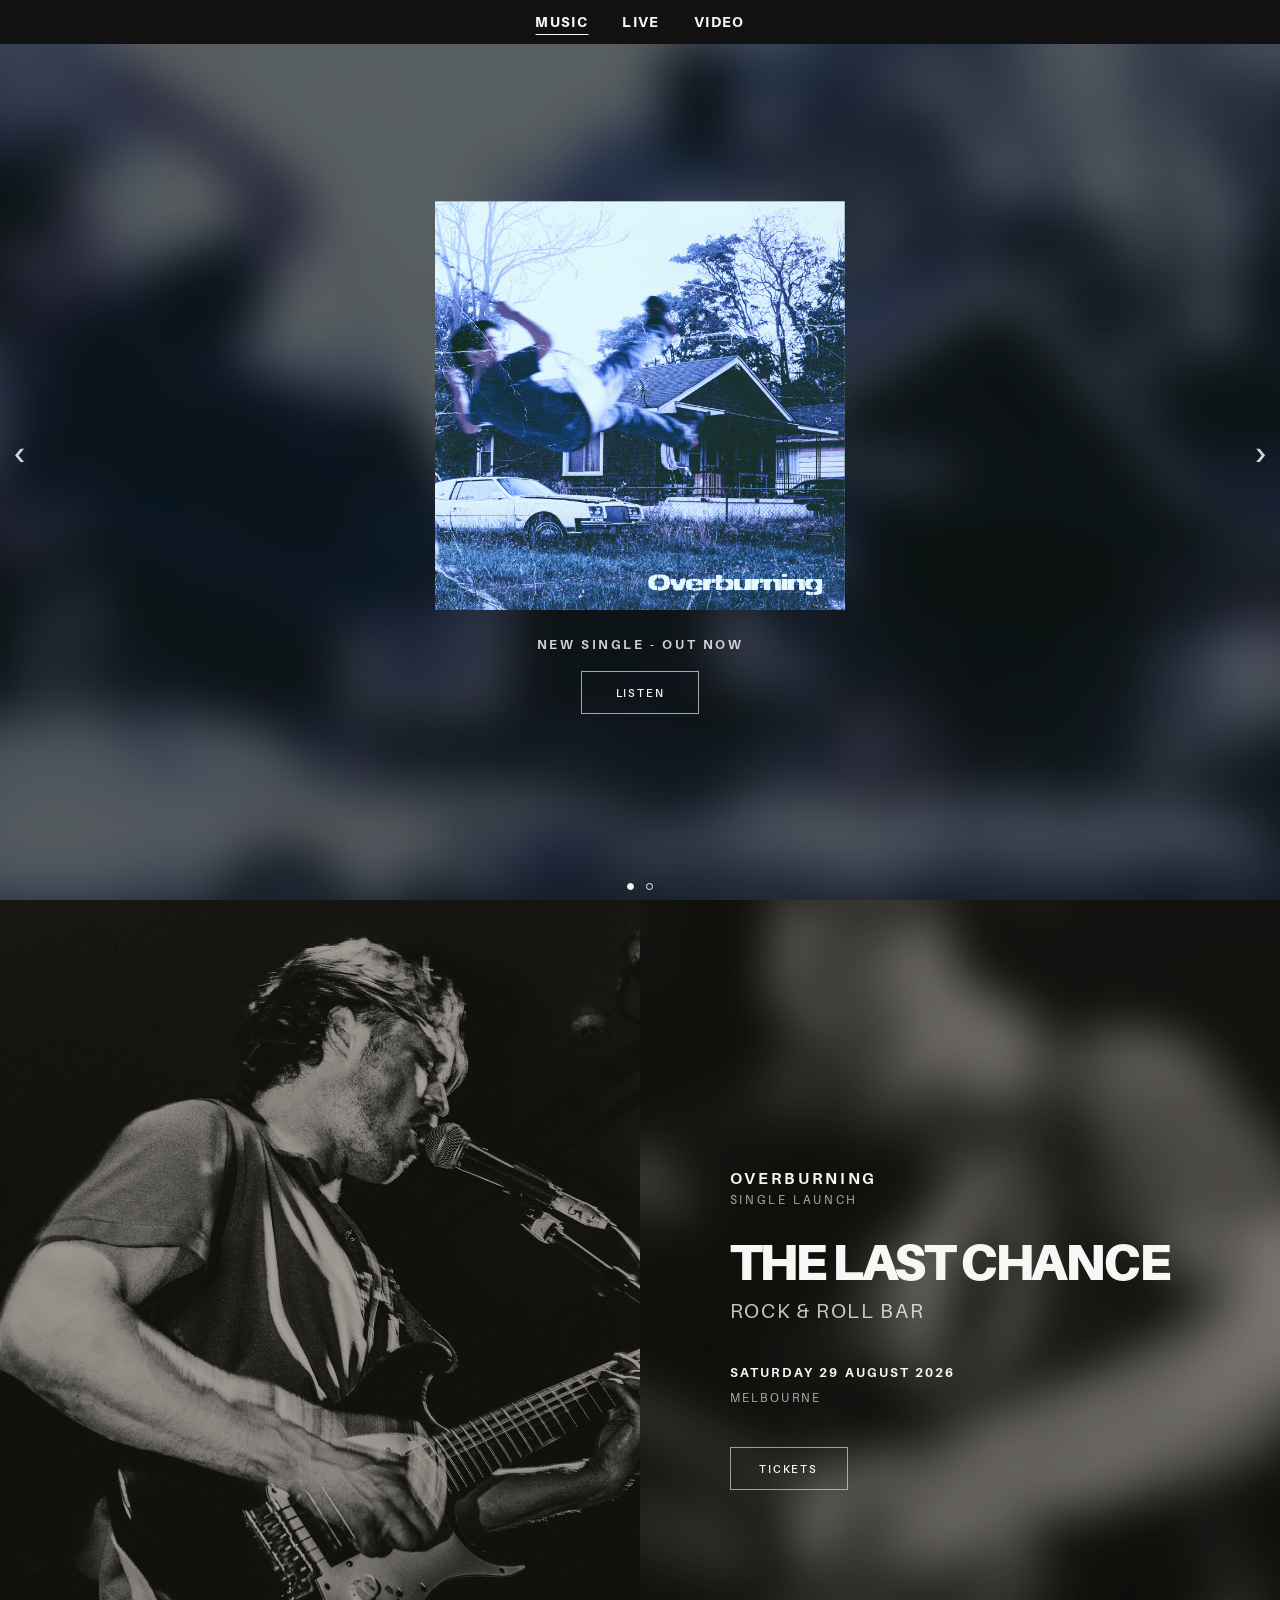
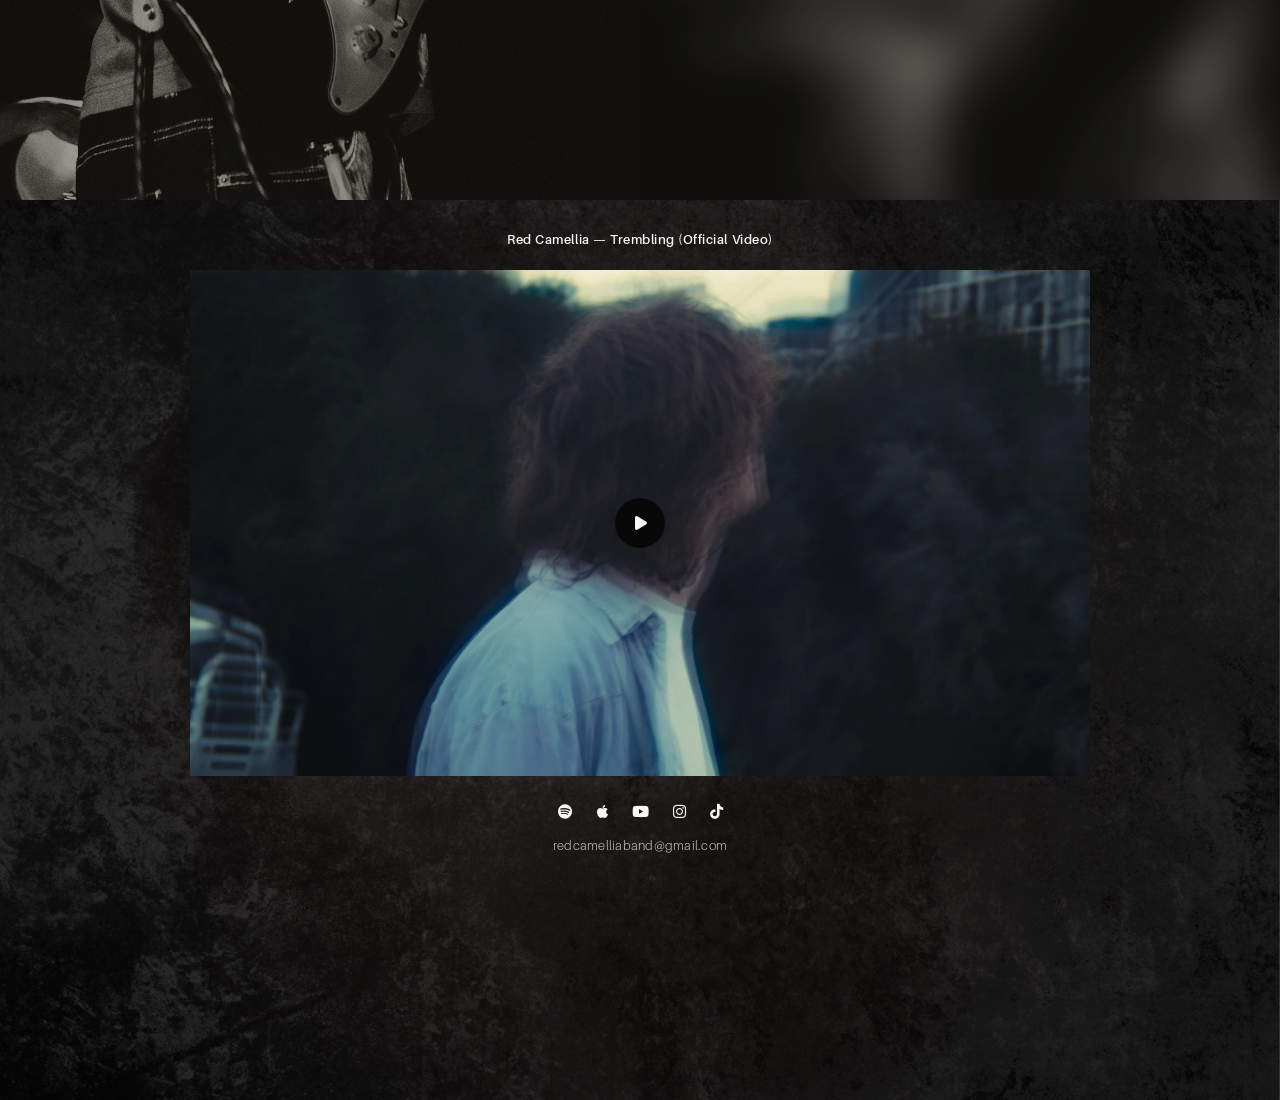
<file: index.html>
<!DOCTYPE html>
<html lang="en">

<head>

    <meta charset="UTF-8">

    <meta
        name="viewport"
        content="width=device-width, initial-scale=1.0, viewport-fit=cover"
    >

    <meta
        name="description"
        content="The official website of Melbourne alternative rock band Red Camellia."
    >

    <title>Red Camellia</title>

    <link
        rel="icon"
        type="image/x-icon"
        href="/favicon/favicon.ico?v=2"
    >

    <link
        rel="icon"
        type="image/png"
        sizes="96x96"
        href="/favicon/favicon-96x96.png?v=2"
    >

    <link
        rel="apple-touch-icon"
        sizes="180x180"
        href="/favicon/apple-touch-icon.png?v=2"
    >

    <meta
        name="theme-color"
        content="#111111"
        media="(prefers-color-scheme: light)"
    >

    <meta
        name="theme-color"
        content="#111111"
        media="(prefers-color-scheme: dark)"
    >

    <link rel="stylesheet" href="css/base.css">
    <link rel="stylesheet" href="css/header-hero.css">
    <link rel="stylesheet" href="css/music.css?v=2">
    <link rel="stylesheet" href="css/live.css">
    <link rel="stylesheet" href="css/video.css?v=7">

    <link
        rel="stylesheet"
        href="https://cdnjs.cloudflare.com/ajax/libs/font-awesome/6.7.2/css/all.min.css"
    >

</head>


<body>


    <!-- =====================================================
         HEADER
         ===================================================== -->

    <header class="site-header">

        <nav
            class="site-nav"
            aria-label="Main navigation"
        >

            <a href="#music">
                MUSIC
            </a>

            <a href="#live">
                LIVE
            </a>

            <a href="#video">
                VIDEO
            </a>

        </nav>

    </header>


    <main>


        <!-- =================================================
             MUSIC
             ================================================= -->

        <section
            class="music"
            id="music"
        >

            <div class="release-carousel">

                <div class="release-track">


                    <!-- OVERBURNING -->

                    <article
                        class="release-slide release-slide-overburning"
                    >

                        <img
                            class="release-background overburning-background"
                            src="images/artwork/overburning-cover.jpg"
                            alt=""
                            aria-hidden="true"
                        >

                        <div
                            class="release-overlay overburning-overlay"
                        ></div>


                        <div class="overburning-content">

                            <img
                                class="overburning-artwork"
                                src="images/artwork/overburning-cover.jpg"
                                alt="Overburning single artwork"
                            >


                            <div class="overburning-info">

                                <p class="overburning-kicker">
                                    New Single - Out Now
                                </p>

                                <a
                                    class="button overburning-presave-button"
                                    href="https://gyro.to/Overburning"
                                    target="_blank"
                                    rel="noopener noreferrer"
                                >
                                    LISTEN
                                </a>

                            </div>

                        </div>

                    </article>


                    <!-- TREMBLING -->

                    <article
                        class="release-slide release-slide-trembling"
                    >

                        <img
                            class="release-background trembling-background"
                            src="images/backgrounds/music-background.jpg"
                            alt=""
                            aria-hidden="true"
                        >

                        <div
                            class="release-overlay trembling-overlay"
                        ></div>


                        <div class="trembling-content">

                            <img
                                class="trembling-artwork"
                                src="images/artwork/trembling-cover.jpg"
                                alt="Trembling single artwork"
                            >


                            <div class="trembling-info">

                                <a
                                    class="button trembling-button"
                                    href="https://gyro.to/Trembling"
                                    target="_blank"
                                    rel="noopener noreferrer"
                                >
                                    Listen
                                </a>

                            </div>

                        </div>

                    </article>

                </div>


                <!-- CAROUSEL CONTROLS -->

                <button
                    class="carousel-arrow carousel-arrow-left"
                    type="button"
                    aria-label="Previous release"
                >
                    ‹
                </button>

                <button
                    class="carousel-arrow carousel-arrow-right"
                    type="button"
                    aria-label="Next release"
                >
                    ›
                </button>


                <!-- CAROUSEL DOTS -->

                <div
                    class="carousel-dots"
                    aria-label="Choose a release"
                >

                    <button
                        class="carousel-dot active"
                        type="button"
                        aria-label="Show Overburning"
                    ></button>

                    <button
                        class="carousel-dot"
                        type="button"
                        aria-label="Show Trembling"
                    ></button>

                </div>

            </div>

        </section>



        <!-- =================================================
             LIVE
             ================================================= -->

        <section
            class="live"
            id="live"
        >


            <div class="live-image">

                <img
                    src="images/backgrounds/live-portrait.jpg"
                    alt="Red Camellia performing live"
                >

            </div>


            <div class="live-details">

                <div class="show-card">


                    <div class="show-release">

                        <p class="show-kicker">
                            Overburning
                        </p>

                        <p class="show-subtitle">
                            Single Launch
                        </p>

                    </div>


                    <div class="show-main">

                        <h3>
                            The Last Chance
                        </h3>

                        <p class="show-venue-subtitle">
                            Rock & Roll Bar
                        </p>

                        <p class="show-date">
                            Saturday 29 August 2026
                        </p>

                        <p class="show-location">
                            Melbourne
                        </p>

                        <a
                            class="button"
                            href="https://tickets.oztix.com.au/outlet/event/8509e3eb-0afe-4db9-8b72-8463e83e670d"
                            target="_blank"
                            rel="noopener noreferrer"
                        >
                            Tickets
                        </a>

                    </div>

                </div>

            </div>

        </section>



        <!-- =================================================
             VIDEO
             ================================================= -->

        <section
            class="video"
            id="video"
        >


            <!-- BACKGROUND -->

            <img
                class="video-background"
                src="images/backgrounds/stage.png"
                alt=""
                aria-hidden="true"
            >

            <div class="video-background-overlay"></div>


            <!-- FEATURED VIDEO -->

            <div class="video-main">


                <!-- VIDEO TITLE -->

                <p class="video-title">
                    Red Camellia — Trembling (Official Video)
                </p>


                <!-- VIDEO -->

                <div class="video-container">

                    <div
                        class="featured-video featured-video-cover"
                        data-video-id="RBBqYDD9Y9Y"
                    >

                        <img
                            class="featured-video-image"
                            src="images/videos/trembling-official.png"
                            alt="Trembling official music video"
                        >

                        <button
                            class="featured-play-button"
                            type="button"
                            aria-label="Play Trembling official music video"
                        >

                            <i
                                class="fa-solid fa-play"
                                aria-hidden="true"
                            ></i>

                        </button>

                    </div>

                </div>

            </div>


            <!-- SOCIALS / EMAIL -->

            <div class="video-footer">

                <nav
                    class="footer-socials"
                    aria-label="Red Camellia social links"
                >

                    <a
                        href="https://open.spotify.com/artist/2v7xfNq7JK9akvSWFZvmOX?si=IgLIqgGKTV2yJXPdZQ3G4A"
                        target="_blank"
                        rel="noopener noreferrer"
                        aria-label="Spotify"
                    >
                        <i class="fa-brands fa-spotify"></i>
                    </a>


                    <a
                        href="https://music.apple.com/us/artist/red-camellia/1870162665"
                        target="_blank"
                        rel="noopener noreferrer"
                        aria-label="Apple Music"
                    >
                        <i class="fa-brands fa-apple"></i>
                    </a>


                    <a
                        href="https://www.youtube.com/@redcamelliaband"
                        target="_blank"
                        rel="noopener noreferrer"
                        aria-label="YouTube"
                    >
                        <i class="fa-brands fa-youtube"></i>
                    </a>


                    <a
                        href="https://www.instagram.com/redcamelliaband/"
                        target="_blank"
                        rel="noopener noreferrer"
                        aria-label="Instagram"
                    >
                        <i class="fa-brands fa-instagram"></i>
                    </a>


                    <a
                        href="https://www.tiktok.com/@redcamelliaband"
                        target="_blank"
                        rel="noopener noreferrer"
                        aria-label="TikTok"
                    >
                        <i class="fa-brands fa-tiktok"></i>
                    </a>

                </nav>


                <a
                    class="footer-email"
                    href="mailto:redcamelliaband@gmail.com"
                >
                    redcamelliaband@gmail.com
                </a>

            </div>


        </section>


    </main>


    <script src="js/script.js"></script>


</body>

</html>
</file>
<file: css/base.css>
@font-face {
  font-family: "Aileron";
  src: url("../assets/fonts/Aileron-UltraLight.woff2") format("woff2");
  font-weight: 100;
  font-style: normal;
  font-display: swap;
}

@font-face {
  font-family: "Aileron";
  src: url("../assets/fonts/Aileron-Thin.woff2") format("woff2");
  font-weight: 200;
  font-style: normal;
  font-display: swap;
}

@font-face {
  font-family: "Aileron";
  src: url("../assets/fonts/Aileron-Light.woff2") format("woff2");
  font-weight: 300;
  font-style: normal;
  font-display: swap;
}

@font-face {
  font-family: "Aileron";
  src: url("../assets/fonts/Aileron-Regular.woff2") format("woff2");
  font-weight: 400;
  font-style: normal;
  font-display: swap;
}

@font-face {
  font-family: "Aileron";
  src: url("../assets/fonts/Aileron-SemiBold.woff2") format("woff2");
  font-weight: 600;
  font-style: normal;
  font-display: swap;
}

@font-face {
  font-family: "Aileron";
  src: url("../assets/fonts/Aileron-Bold.woff2") format("woff2");
  font-weight: 700;
  font-style: normal;
  font-display: swap;
}

@font-face {
  font-family: "Aileron";
  src: url("../assets/fonts/Aileron-Heavy.woff2") format("woff2");
  font-weight: 800;
  font-style: normal;
  font-display: swap;
}

@font-face {
  font-family: "Aileron";
  src: url("../assets/fonts/Aileron-Black.woff2") format("woff2");
  font-weight: 900;
  font-style: normal;
  font-display: swap;
}

:root {
  color-scheme: dark;

  --background: #f7f7f5;
  --text: #111111;
  --muted: #707070;
  --border: rgba(17, 17, 17, 0.25);

  --page-margin: clamp(20px, 4vw, 64px);
}

* {
  box-sizing: border-box;
}

html {
  min-height: 100%;
  scroll-behavior: smooth;
  background-color: #111111;
  overscroll-behavior-y: none;
}

body {
  min-height: 100%;
  margin: 0;
  background: #111111;
  color: var(--text);
  font-family: "Aileron", Arial, Helvetica, sans-serif;
}

a {
  color: inherit;
  text-decoration: none;
}

/* =========================
   SECTION HEADINGS
========================= */

.section-heading {
    margin: 0 0 24px;

    text-align: center;

    font-size: 18px;
    font-weight: 900;

    letter-spacing: 0.18em;
    text-transform: uppercase;
}

.button {
  display: inline-block;

  border: 1px solid rgba(247, 247, 245, 0.65);
  padding: 14px 28px;

  font-size: 11px;
  font-weight: 600;
  letter-spacing: 0.16em;
  text-transform: uppercase;

  color: #f7f7f5;
  background: transparent;

  transition: all 0.25s ease;
}

.button:hover {
  background: #f7f7f5;
  color: #111111;
}
</file>
<file: css/header-hero.css>
/* =========================================================
   RED CAMELLIA — HEADER
   ========================================================= */


/* =========================================================
   HEADER
   ========================================================= */

.site-header {
    position: fixed;
    z-index: 3000;

    top: 0;
    left: 0;

    display: flex;
    align-items: center;
    justify-content: center;

    width: 100%;
    height: 44px;

    margin: 0;
    padding: 0;

    background: #111111;

    border: 0;

    pointer-events: none;
}


/* =========================================================
   NAVIGATION
   ========================================================= */

.site-nav {
    display: flex;
    align-items: center;
    justify-content: center;

    gap: 34px;

    margin: 0;
    padding: 0;

    white-space: nowrap;

    pointer-events: auto;
}


/* =========================================================
   NAVIGATION LINKS
   ========================================================= */

.site-nav a {
    display: block;

    margin: 0;
    padding: 0;

    color: #f7f7f5;

    font-size: 14px;
    font-weight: 800;
    line-height: 1;

    letter-spacing: 0.10em;
    text-transform: uppercase;

    transition: opacity 0.2s ease;
}

.site-nav a:hover {
    opacity: 0.55;
}


/* =========================================================
   SECTION ANCHORS
   ========================================================= */

#music,
#live,
#video {
    scroll-margin-top: 44px;
}


/* =========================================================
   MOBILE
   ========================================================= */

@media screen and (max-width: 700px) {

    .site-header {
        height: calc(
            58px + env(safe-area-inset-top)
        );

        padding-top: env(safe-area-inset-top);
    }

    .site-nav {
        gap: 24px;
    }

    .site-nav a {
        font-size: 18.7px;
        font-weight: 800;
        letter-spacing: 0.07em;
    }

    #music,
    #live,
    #video {
        scroll-margin-top:
            calc(
                58px + env(safe-area-inset-top)
            );
    }

}


/* =========================================================
   SMALL MOBILE
   ========================================================= */

@media screen and (max-width: 380px) {

    .site-nav {
        gap: 18px;
    }

    .site-nav a {
        font-size: 17px;
        letter-spacing: 0.05em;
    }

}


/* =========================================================
   MOBILE LANDSCAPE
   ========================================================= */

@media screen and (orientation: landscape) and (max-height: 500px) {

    .site-header {
        height: 42px;
        padding-top: 0;
    }

    .site-nav {
        gap: 28px;
    }

    .site-nav a {
        font-size: 15px;
        letter-spacing: 0.07em;
    }

    #music,
    #live,
    #video {
        scroll-margin-top: 42px;
    }

}

/* =========================================================
   ACTIVE NAVIGATION
   ========================================================= */

.site-nav a {
    position: relative;
}

.site-nav a::after {
    content: "";

    position: absolute;

    left: 50%;
    bottom: -6px;

    width: 0;
    height: 1px;

    background: #f7f7f5;

    transform: translateX(-50%);

    transition: width 0.25s ease;
}

.site-nav a.active::after {
    width: 100%;
}
</file>
<file: css/music.css>
/* =========================================================
   MUSIC CAROUSEL
   ========================================================= */

.music {
    position: relative;

    width: 100%;

    overflow: hidden;

    background: #0d0d0d;
}


/* =========================================================
   CAROUSEL VIEWPORT
   ========================================================= */

.release-carousel {
    position: relative;

    width: 100%;
    height: 100vh;
    min-height: 100vh;

    overflow: hidden;

    touch-action: pan-y;

    user-select: none;
    -webkit-user-select: none;
}


/* =========================================================
   CAROUSEL TRACK
   ========================================================= */

.release-track {
    display: flex;

    width: 100%;
    height: 100%;

    transform: translate3d(0, 0, 0);

    will-change: transform;
}


/* =========================================================
   SLIDES
   ========================================================= */

.release-slide {
    position: relative;

    flex: 0 0 100%;

    width: 100%;
    min-width: 0;
    max-width: 100%;

    height: 100%;

    overflow: hidden;

    display: grid;
    place-items: center;

    box-sizing: border-box;
}

.release-slide img {
    -webkit-user-drag: none;
    user-select: none;
}


/* =========================================================
   BACKGROUNDS
   ========================================================= */

.release-background {
    position: absolute;

    inset: -40px;

    display: block;

    width: calc(100% + 80px);
    height: calc(100% + 80px);

    max-width: none;

    object-fit: cover;

    pointer-events: none;
}


/* =========================================================
   OVERBURNING BACKGROUND
   ========================================================= */

.overburning-background {
    object-position: center;

    transform: scale(1.12);

    filter:
        blur(22px)
        brightness(0.55)
        saturate(75%);
}


/* =========================================================
   TREMBLING BACKGROUND
   ========================================================= */

.trembling-background {
    object-position: 70% center;

    transform: scale(1.15);

    opacity: 0.6;

    filter:
        saturate(20%)
        grayscale(100%);
}


/* =========================================================
   OVERLAYS
   ========================================================= */

.release-overlay {
    position: absolute;

    inset: 0;

    pointer-events: none;
}

.overburning-overlay {
    background: rgba(0, 0, 0, 0.30);
}

.trembling-overlay {
    background: rgba(0, 0, 0, 0.70);
}


/* =========================================================
   RELEASE CONTENT
   ========================================================= */

.overburning-content,
.trembling-content {
    position: relative;
    z-index: 2;

    display: flex;
    flex-direction: column;

    align-items: center;
    justify-content: center;

    width: 100%;
    height: 100%;

    box-sizing: border-box;

    padding: 70px 40px 55px;

    color: #f7f7f5;

    text-align: center;
}


/* =========================================================
   ARTWORK
   ========================================================= */

.overburning-artwork,
.trembling-artwork {
    display: block;

    width: clamp(320px, 32vw, 486px);
    max-width: 72vh;

    aspect-ratio: 1;

    object-fit: cover;
}


/* =========================================================
   RELEASE INFO
   ========================================================= */

.overburning-info,
.trembling-info {
    display: flex;
    flex-direction: column;

    align-items: center;

    margin-top: 28px;
}


/* =========================================================
   RELEASE BUTTONS
   ========================================================= */

.overburning-presave-button,
.trembling-button {
    display: inline-flex;

    align-items: center;
    justify-content: center;

    width: 118px;
    height: 43px;

    margin: 0;
    padding: 0;

    box-sizing: border-box;
}


/* =========================================================
   CAROUSEL ARROWS
   ========================================================= */

.carousel-arrow {
    position: absolute;
    z-index: 20;

    top: 50%;

    width: auto;
    height: auto;

    margin: 0;
    padding: 0;

    border: 0;

    color: #f7f7f5;
    background: transparent;

    appearance: none;
    -webkit-appearance: none;

    font: inherit;
    font-size: 2.5rem;
    font-weight: 600;

    line-height: 1;

    cursor: pointer;

    opacity: 0.85;

    transform: translateY(-50%);

    transition: opacity 0.2s ease;
}

.carousel-arrow:hover {
    opacity: 1;
}

.carousel-arrow-left {
    left: 10px;
}

.carousel-arrow-right {
    right: 10px;
}


/* =========================================================
   CAROUSEL DOTS
   ========================================================= */

.carousel-dots {
    position: absolute;
    z-index: 20;

    left: 50%;
    bottom: 10px;

    display: flex;

    gap: 12px;

    transform: translateX(-50%);
}

.carousel-dot {
    width: 7px;
    height: 7px;

    margin: 0;
    padding: 0;

    border: 1px solid #f7f7f5;
    border-radius: 50%;

    background: transparent;

    appearance: none;
    -webkit-appearance: none;

    cursor: pointer;
}

.carousel-dot.active {
    background: #f7f7f5;
}


/* =========================================================
   MOBILE
   ========================================================= */

@media (max-width: 700px) {

    .release-carousel {
        height: 100svh;
        min-height: 100svh;
    }

    .release-track {
        height: 100%;
    }

    .release-slide {
        flex: 0 0 100%;

        width: 100%;
        min-width: 0;
        max-width: 100%;

        height: 100%;
        min-height: 100%;
    }


    /* =====================================================
       CONTENT — MOBILE
       ===================================================== */

    .overburning-content,
    .trembling-content {
        height: 100%;
        min-height: 100%;

        justify-content: center;

        padding:
            calc(86px + env(safe-area-inset-top))
            42px
            calc(54px + env(safe-area-inset-bottom));
    }


    /* =====================================================
       ARTWORK — MOBILE
       ===================================================== */

    .overburning-artwork,
    .trembling-artwork {
        width: min(78vw, 320px);
    }


    /* =====================================================
       RELEASE INFO — MOBILE
       ===================================================== */

    .overburning-info,
    .trembling-info {
        margin-top: 24px;
    }


    /* =====================================================
       BUTTONS — MOBILE
       ===================================================== */

    .overburning-presave-button,
    .trembling-button {
        width: 118px;
        height: 43px;

        padding: 0;
    }


    /* =====================================================
       OVERBURNING BACKGROUND — MOBILE
       ===================================================== */

    .overburning-background {
        object-position: center;

        transform: scale(1.18);

        filter:
            blur(20px)
            brightness(0.52)
            saturate(75%);
    }


    /* =====================================================
       CAROUSEL CONTROLS — MOBILE
       ===================================================== */

    .carousel-arrow {
        top: 50%;

        font-size: 2.25rem;

        opacity: 0.9;
    }

    .carousel-arrow-left {
        left: 10px;
    }

    .carousel-arrow-right {
        right: 10px;
    }

    .carousel-dots {
        bottom:
            calc(
                18px + env(safe-area-inset-bottom)
            );
    }

}

.overburning-kicker {
    margin: 0 0 20px;

    color: rgba(247, 247, 245, 0.84);

    font-size: 13px;
    font-weight: 700;
    line-height: 1;

    letter-spacing: 0.20em;
    text-transform: uppercase;
}

@media (max-width: 700px) {

    .overburning-kicker {
        margin-bottom: 20px;
        font-size: 12px;
    }

}
</file>
<file: css/live.css>
/* =========================================================
   LIVE
   ========================================================= */

.live {
    position: relative;

    display: grid;
    grid-template-columns: 50% 50%;

    width: 100%;
    min-height: 100vh;

    overflow: hidden;

    color: #f7f7f5;
    background: #111111;
}


/* =========================================================
   LEFT SIDE — SHARP PORTRAIT
   ========================================================= */

.live-image {
    position: relative;

    width: 100%;
    height: 100vh;

    overflow: hidden;

    background: #111111;
}


.live-image img {
    display: block;

    width: 100%;
    height: 100%;

    object-fit: cover;
    object-position: center 38%;

    filter:
        grayscale(65%)
        sepia(22%)
        saturate(75%)
        contrast(1.05)
        brightness(0.72);
}


/* =========================================================
   RIGHT SIDE — DETAILS PANEL
   ========================================================= */

.live-details {
    position: relative;

    display: flex;
    align-items: center;
    justify-content: center;

    width: 100%;
    min-width: 0;
    height: 100vh;

    padding: 80px 7vw;

    box-sizing: border-box;

    overflow: hidden;

    background: #111111;
}


/* =========================================================
   MIRRORED / BLURRED BACKGROUND
   ========================================================= */

.live-details::before {
    content: "";

    position: absolute;
    z-index: 0;

    inset: -60px;

    background-image:
        url("../images/backgrounds/live-portrait.jpg");

    background-size: cover;
    background-position: center 38%;
    background-repeat: no-repeat;

    filter:
        blur(22px)
        grayscale(65%)
        sepia(22%)
        saturate(75%)
        contrast(1.05)
        brightness(0.72);

    transform:
        scaleX(-1)
        scale(1.10);

    pointer-events: none;
}


/* =========================================================
   SUBTLE DARK OVERLAY
   ========================================================= */

.live-details::after {
    content: "";

    position: absolute;
    z-index: 1;

    inset: 0;

    background: rgba(8, 8, 8, 0.18);

    pointer-events: none;
}


/* =========================================================
   SHOW CARD
   ========================================================= */

.show-card {
    position: relative;
    z-index: 2;

    display: flex;
    flex-direction: column;

    align-items: flex-start;

    width: 100%;
    max-width: 620px;

    margin: 0;

    text-align: left;

    transform: translateY(-20px);
}


/* =========================================================
   RELEASE DETAILS
   ========================================================= */

.show-release {
    margin: 0 0 32px;
}


.show-kicker {
    margin: 0 0 8px;

    color: #f7f7f5;

    font-size: 16px;
    font-weight: 700;

    line-height: 1;

    letter-spacing: 0.18em;
    text-transform: uppercase;
}


.show-subtitle {
    margin: 0;

    color: rgba(247, 247, 245, 0.68);

    font-size: 12px;
    font-weight: 400;

    line-height: 1;

    letter-spacing: 0.22em;
    text-transform: uppercase;
}


/* =========================================================
   SHOW MAIN
   ========================================================= */

.show-main {
    width: 100%;
}


/* =========================================================
   THE LAST CHANCE
   ========================================================= */

.show-card h3 {
    margin: 0;

    color: #f7f7f5;

    font-size: clamp(40px, 4vw, 68px);
    font-weight: 900;

    line-height: 0.92;
    letter-spacing: -0.05em;

    text-transform: uppercase;
    white-space: nowrap;
}


/* =========================================================
   ROCK & ROLL BAR
   ========================================================= */

.show-venue-subtitle {
    margin: 16px 0 0;

    color: rgba(247, 247, 245, 0.78);

    font-size: clamp(18px, 1.6vw, 26px);
    font-weight: 500;

    line-height: 1;

    letter-spacing: 0.08em;
    text-transform: uppercase;

    white-space: nowrap;
}


/* =========================================================
   DATE
   ========================================================= */

.show-date {
    margin: 44px 0 10px;

    color: #f7f7f5;

    font-size: 13px;
    font-weight: 700;

    line-height: 1.2;

    letter-spacing: 0.16em;
    text-transform: uppercase;
}


/* =========================================================
   LOCATION
   ========================================================= */

.show-location {
    margin: 0 0 42px;

    color: rgba(247, 247, 245, 0.68);

    font-size: 12px;
    font-weight: 400;

    line-height: 1.2;

    letter-spacing: 0.18em;
    text-transform: uppercase;
}


/* =========================================================
   TICKET BUTTON
   ========================================================= */

.live .button {
    display: inline-flex;

    align-items: center;
    justify-content: center;

    min-width: 118px;
    height: 43px;

    padding: 0 28px;

    box-sizing: border-box;

    color: #f7f7f5;
    background: transparent;

    border: 1px solid rgba(247, 247, 245, 0.58);

    transition:
        color 0.2s ease,
        background 0.2s ease,
        border-color 0.2s ease;
}


.live .button:hover {
    color: #111111;
    background: #f7f7f5;

    border-color: #f7f7f5;
}


/* =========================================================
   TABLET
   ========================================================= */

@media (max-width: 1000px) and (min-width: 701px) {

    .live {
        grid-template-columns: 46% 54%;
    }


    .live-details {
        padding:
            80px
            5vw;
    }


    .show-card {
        transform: translateY(-15px);
    }


    .show-release {
        margin-bottom: 32px;
    }


    .show-card h3 {
        font-size: clamp(38px, 4.8vw, 58px);
    }


    .show-venue-subtitle {
        font-size: clamp(16px, 2vw, 21px);
    }


    .show-date {
        margin-top: 36px;
    }


    .show-location {
        margin-bottom: 36px;
    }

}


/* =========================================================
   MOBILE
   ========================================================= */

@media (max-width: 700px) {

    .live {
        position: relative;

        display: block;

        width: 100%;
        height: 100svh;
        min-height: 100svh;

        overflow: hidden;

        background: #111111;
    }


    /* =====================================================
       FULL-SCREEN PORTRAIT
       ===================================================== */

    .live-image {
        position: absolute;
        z-index: 0;

        inset: 0;

        width: 100%;
        height: 100%;
    }


    .live-image img {
        display: block;

        width: 100%;
        height: 100%;

        object-fit: cover;
        object-position: center 32%;

        filter:
            grayscale(65%)
            sepia(22%)
            saturate(75%)
            contrast(1.05)
            brightness(0.72);
    }


    /* =====================================================
       MOBILE GRADIENT
       ===================================================== */

    .live::after {
        content: "";

        position: absolute;
        z-index: 1;

        inset: 0;

        background:
            linear-gradient(
                to bottom,
                rgba(0, 0, 0, 0.02) 0%,
                rgba(0, 0, 0, 0.05) 30%,
                rgba(0, 0, 0, 0.20) 54%,
                rgba(0, 0, 0, 0.76) 100%
            );

        pointer-events: none;
    }


    /* =====================================================
       REMOVE DESKTOP MIRRORED PANEL
       ===================================================== */

    .live-details::before,
    .live-details::after {
        display: none;
    }


    /* =====================================================
       DETAILS OVER IMAGE
       ===================================================== */

    .live-details {
        position: relative;
        z-index: 2;

        display: flex;

        align-items: flex-end;
        justify-content: flex-start;

        width: 100%;
        height: 100%;

        padding:
            calc(82px + env(safe-area-inset-top))
            24px
            calc(42px + env(safe-area-inset-bottom));

        box-sizing: border-box;

        overflow: visible;

        background: transparent;
    }


    /* =====================================================
       COMPLETE TEXT STACK — MOBILE
       ===================================================== */

    .show-card {
        position: relative;
        z-index: 2;

        width: 100%;
        max-width: none;

        align-items: flex-start;

        text-align: left;

        /*
           MOBILE POSITION CONTROL

           Negative = move everything UP.
           Positive = move everything DOWN.
        */

        transform: translateY(-35px);
    }


    /* =====================================================
       RELEASE — MOBILE
       ===================================================== */

    .show-release {
        margin: 0 0 20px;

        transform: none;
    }


    .show-kicker {
        margin-bottom: 6px;

        font-size: 13px;

        letter-spacing: 0.16em;
    }


    .show-subtitle {
        font-size: 10px;

        letter-spacing: 0.20em;
    }


    /* =====================================================
       THE LAST CHANCE — MOBILE
       ===================================================== */

    .show-card h3 {
        margin: 0;

        font-size: clamp(37px, 10.5vw, 48px);

        line-height: 0.92;
        letter-spacing: -0.045em;

        white-space: nowrap;
    }


    /* =====================================================
       ROCK & ROLL BAR — MOBILE
       ===================================================== */

    .show-venue-subtitle {
        margin-top: 11px;

        font-size: 15px;
        font-weight: 500;

        line-height: 1;

        letter-spacing: 0.07em;

        white-space: nowrap;
    }


    /* =====================================================
       DATE — MOBILE
       ===================================================== */

    .show-date {
        margin: 30px 0 8px;

        font-size: 11px;

        letter-spacing: 0.13em;
    }


    /* =====================================================
       LOCATION — MOBILE
       ===================================================== */

    .show-location {
        margin: 0 0 30px;

        font-size: 10px;

        letter-spacing: 0.16em;
    }


    /* =====================================================
       BUTTON — MOBILE
       ===================================================== */

    .live .button {
        min-width: 112px;
        height: 42px;

        padding: 0 25px;
    }

}
</file>
<file: css/video.css>
/* =========================================================
   VIDEO
   ========================================================= */

.video {
    position: relative;

    display: flex;
    flex-direction: column;
    align-items: center;

    min-height: 100vh;

    padding:
        clamp(40px, 4vh, 60px)
        40px
        18px;

    box-sizing: border-box;

    overflow: hidden;

    color: #f7f7f5;
    background: #332722;
}


/* =========================================================
   TEXTURED BACKGROUND
   ========================================================= */

.video-background {
    position: absolute;
    z-index: 0;

    inset: 0;

    display: block;

    width: 100%;
    height: 100%;

    object-fit: cover;
    object-position: center;

    pointer-events: none;
}


/* =========================================================
   BACKGROUND OVERLAY
   ========================================================= */

.video-background-overlay {
    position: absolute;
    z-index: 1;

    inset: 0;

    background: rgba(18, 12, 10, 0.10);

    pointer-events: none;
}


/* =========================================================
   VIDEO AREA
   ========================================================= */

.video-main {
    position: relative;
    z-index: 2;

    display: flex;
    flex-direction: column;
    align-items: center;
    justify-content: flex-start;

    width: 100%;

    flex: none;
}


/* =========================================================
   VIDEO TITLE
   ========================================================= */

.video-title {
    position: relative;
    top: -8px;

    margin:
        0
        0
        14px;

    color: #f7f7f5;

    font-size: 13px;
    font-weight: 600;

    line-height: 1.2;

    letter-spacing: 0.04em;

    text-align: center;
}


/* =========================================================
   VIDEO CONTAINER — DESKTOP
   ========================================================= */

.video-container {
    width: clamp(900px, 68vw, 1350px);

    max-width: calc(100vw - 80px);

    margin: 0 auto;
}


/* =========================================================
   FEATURED VIDEO
   ========================================================= */

.featured-video {
    position: relative;

    width: 100%;
    aspect-ratio: 16 / 9;

    overflow: hidden;

    background: #000000;
}


.featured-video-cover {
    cursor: pointer;
}


.featured-video-image {
    position: absolute;

    inset: 0;

    display: block;

    width: 100%;
    height: 100%;

    object-fit: cover;
}


.featured-video iframe {
    display: block;

    width: 100%;
    height: 100%;

    border: 0;
}


/* =========================================================
   PLAY BUTTON
   ========================================================= */

.featured-play-button {
    position: absolute;
    z-index: 2;

    top: 50%;
    left: 50%;

    display: flex;
    align-items: center;
    justify-content: center;

    width: 50px;
    height: 50px;

    padding: 0;

    border: 0;
    border-radius: 50%;
    outline: 0;

    color: #f7f7f5;
    background: #080808;

    font-size: 16px;
    line-height: 1;

    cursor: pointer;

    transform: translate(-50%, -50%);

    transition: transform 0.25s ease;
}


.featured-play-button i {
    display: block;

    transform: translateX(1px);
}


.featured-play-button:hover {
    transform:
        translate(-50%, -50%)
        scale(1.08);
}


/* =========================================================
   VIDEO FOOTER
   ========================================================= */

.video-footer {
    position: relative;
    z-index: 2;

    display: flex;
    flex-direction: column;
    align-items: center;

    width: 100%;

    margin-top: clamp(28px, 3vh, 40px);

    text-align: center;
}


/* =========================================================
   SOCIAL ICONS — DESKTOP
   ========================================================= */

.footer-socials {
    display: flex;
    align-items: center;
    justify-content: center;

    gap: 24px;

    margin:
        0
        0
        18px;

    padding: 0;
}


.footer-socials a {
    display: flex;
    align-items: center;
    justify-content: center;

    color: #f7f7f5;

    font-size: 15px;
    line-height: 1;

    text-decoration: none;

    transition:
        opacity 0.2s ease,
        transform 0.2s ease;
}


.footer-socials a:hover {
    opacity: 0.55;

    transform: translateY(-2px);
}


/* =========================================================
   EMAIL
   ========================================================= */

.footer-email {
    display: inline-block;

    margin: 0;

    color: rgba(247, 247, 245, 0.72);

    font-size: 13px;
    font-weight: 300;

    letter-spacing: 0.02em;

    text-decoration: none;

    transition: opacity 0.2s ease;
}


.footer-email:hover {
    opacity: 0.55;
}


/* =========================================================
   TABLET
   ========================================================= */

@media (max-width: 1000px) and (min-width: 701px) {

    .video {
        min-height: auto;

        padding:
            50px
            40px
            18px;
    }


    .video-title {
        margin-bottom: 13px;

        font-size: 12px;
    }


    .video-container {
        width: 100%;
        max-width: 900px;

        margin: 0 auto;
    }


    .video-footer {
        margin-top: 40px;
    }

}


/* =========================================================
   MOBILE
   ========================================================= */

@media (max-width: 700px) {

    .video {
        display: block;

        min-height: 0;
        height: auto;

        padding:
            50px
            16px
            calc(28px + env(safe-area-inset-bottom));

        box-sizing: border-box;

        overflow: hidden;
    }


    /* =====================================================
       BACKGROUND — MOBILE
       ===================================================== */

    .video-background {
        width: 100%;
        height: 100%;

        object-fit: cover;
        object-position: center;
    }


    .video-background-overlay {
        background: rgba(18, 12, 10, 0.10);
    }


    /* =====================================================
       VIDEO — MOBILE
       ===================================================== */

    .video-main {
        display: flex;
        flex-direction: column;
        align-items: center;

        width: 100%;
    }


    .video-title {
        margin:
            0
            0
            12px;

        font-size: 11px;
        font-weight: 500;

        line-height: 1.2;

        letter-spacing: 0.03em;

        text-align: center;
    }


    .video-container {
        width: 100%;
        max-width: none;

        margin: 0 auto;
    }


    .featured-video {
        width: 100%;

        aspect-ratio: 16 / 9;
    }


    .featured-play-button {
        width: 44px;
        height: 44px;

        font-size: 14px;
    }


    /* =====================================================
       FOOTER — MOBILE
       ===================================================== */

    .video-footer {
        margin-top: 38px;
    }


    .footer-socials {
        gap: 26px;

        margin-bottom: 18px;
    }


    .footer-socials a {
        font-size: 23px;
    }


    .footer-email {
        font-size: 13px;
    }

}
</file>
